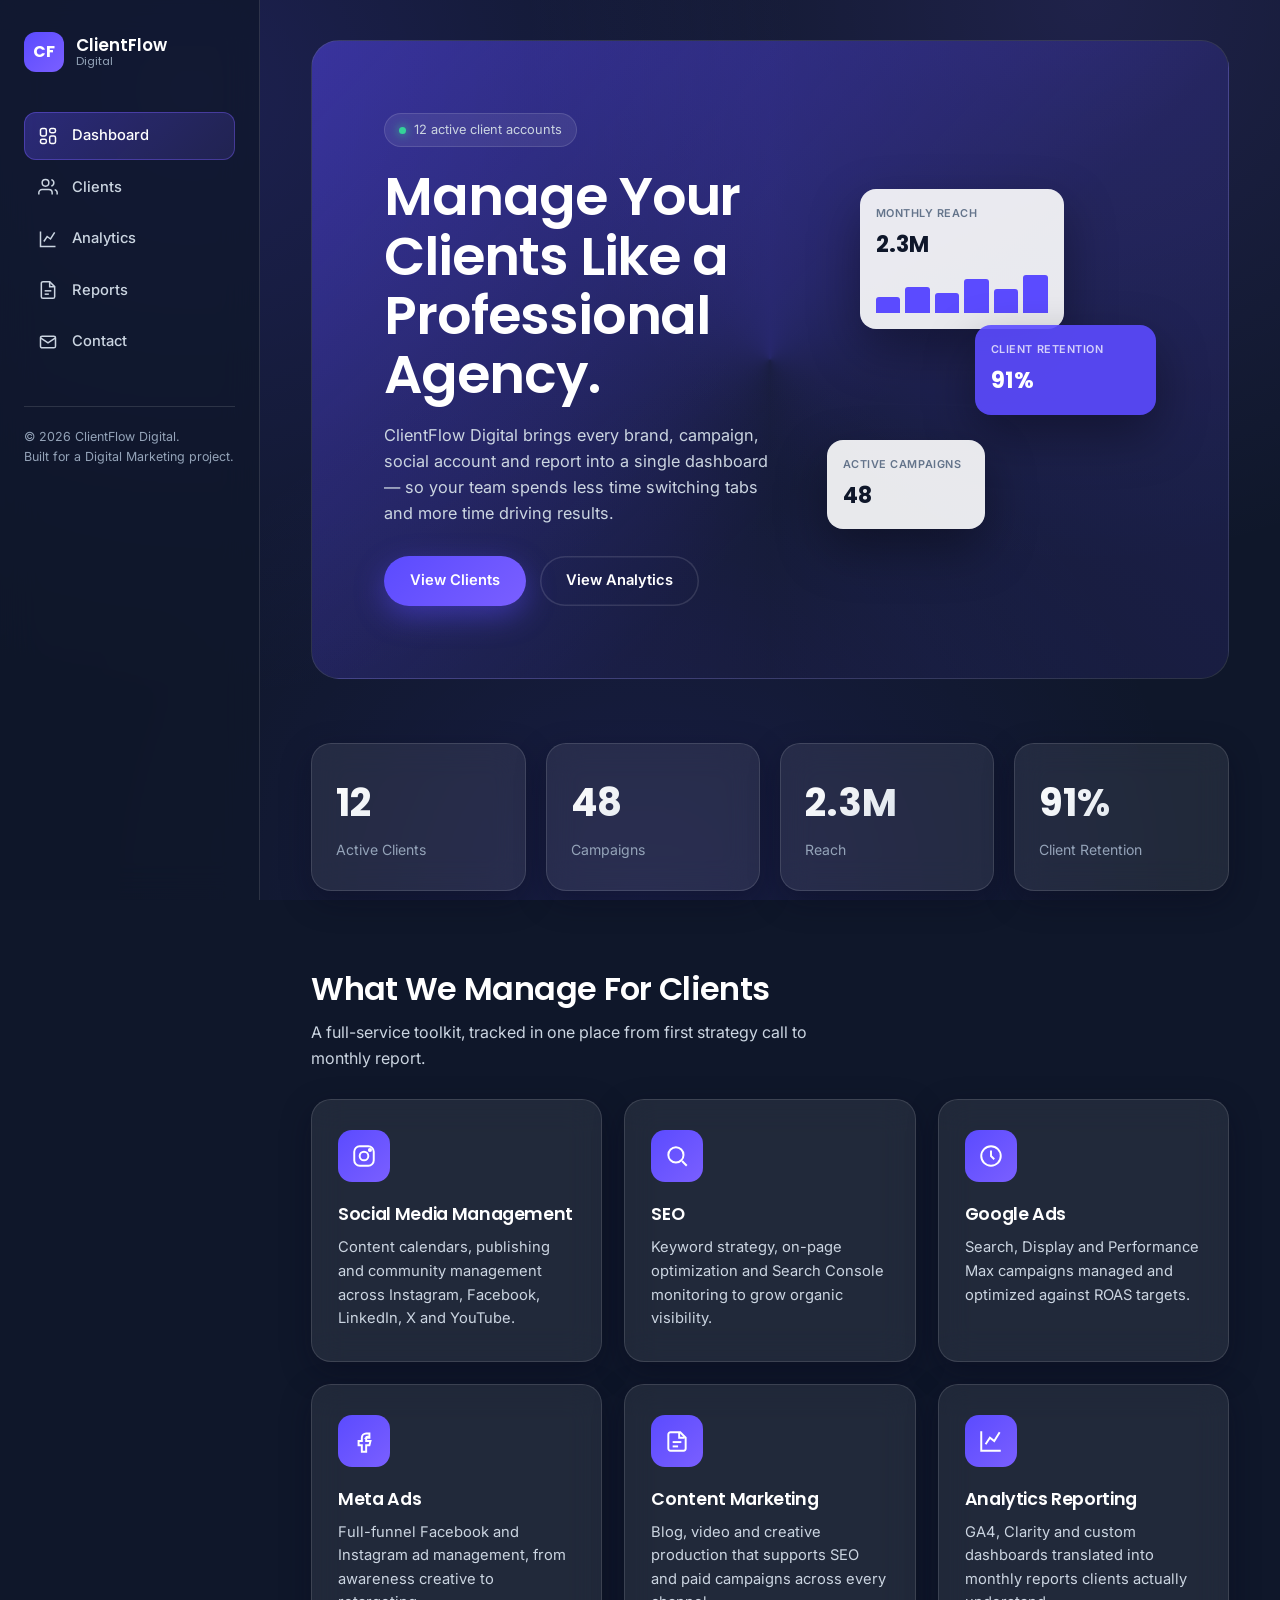
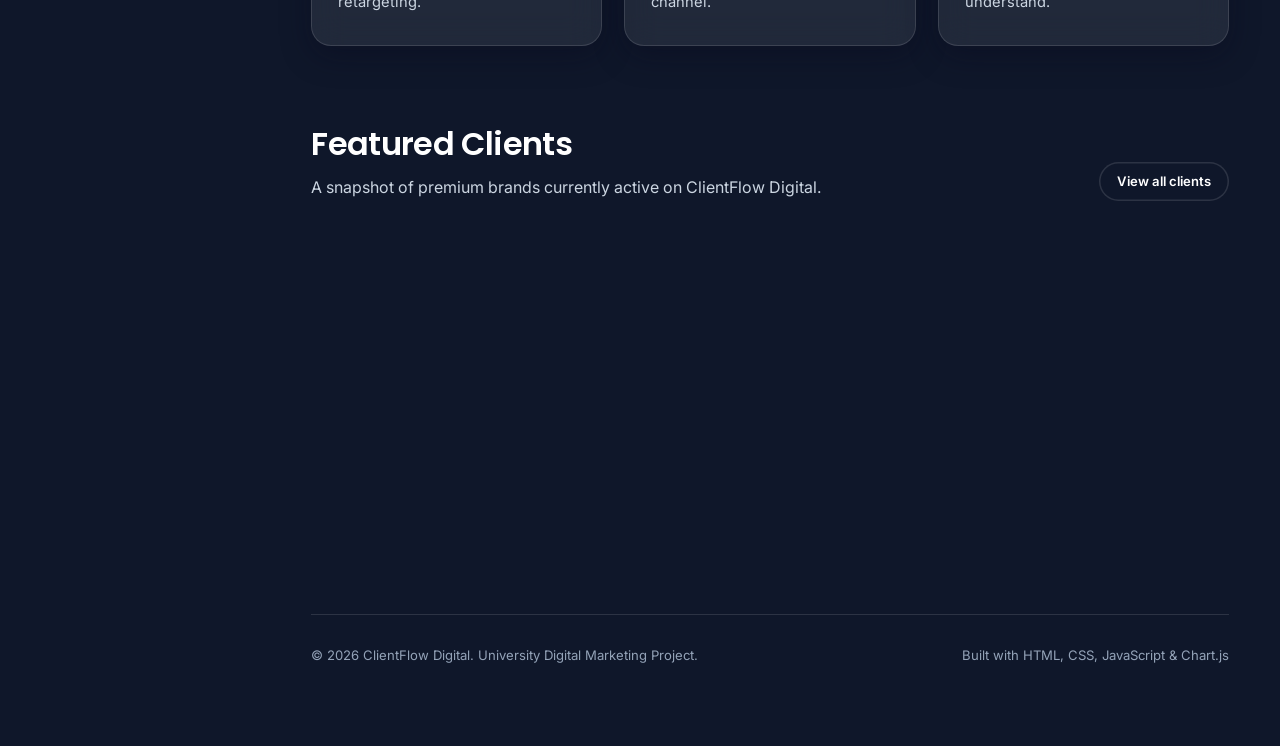
<file: index.html>
<!DOCTYPE html>
<html lang="en">
<head>
  <meta charset="UTF-8">
  <meta name="viewport" content="width=device-width, initial-scale=1.0">
  <title>ClientFlow Digital — Manage Brands. Track Performance. Grow Digitally.</title>
  <meta name="description" content="ClientFlow Digital is a client management dashboard for digital marketing agencies — track clients, campaigns, social accounts and performance in one place.">
  <meta name="keywords" content="digital marketing agency, client management dashboard, social media management, SEO, Google Ads, campaign reporting">
  <meta name="author" content="ClientFlow Digital">
  <link rel="canonical" href="https://clientflow-digital.vercel.app/index.html">

  <!-- Open Graph -->
  <meta property="og:type" content="website">
  <meta property="og:title" content="ClientFlow Digital — Manage Brands. Track Performance. Grow Digitally.">
  <meta property="og:description" content="A premium client management dashboard for digital marketing agencies.">
  <meta property="og:image" content="assets/images/og-cover.jpg">
  <meta property="og:url" content="https://clientflow-digital.vercel.app/">

  <!-- Twitter Card -->
  <meta name="twitter:card" content="summary_large_image">
  <meta name="twitter:title" content="ClientFlow Digital">
  <meta name="twitter:description" content="Manage Brands. Track Performance. Grow Digitally.">
  <meta name="twitter:image" content="assets/images/og-cover.jpg">

  <!-- Favicon placeholder -->
  <link rel="icon" href="assets/icons/favicon.svg" type="image/svg+xml">

  <!-- Google Search Console verification placeholder -->
  <!-- Replace YOUR_CODE below with the verification string from
       https://search.google.com/search-console -->
  <meta name="google-site-verification" content="YOUR_CODE">

  <!-- Google Fonts -->
  <link rel="preconnect" href="https://fonts.googleapis.com">
  <link rel="preconnect" href="https://fonts.gstatic.com" crossorigin>
  <link href="https://fonts.googleapis.com/css2?family=Inter:wght@400;500;600;700&family=Poppins:wght@500;600;700&display=swap" rel="stylesheet">

  <link rel="stylesheet" href="css/style.css">

  <!-- ============================================================
       GOOGLE ANALYTICS 4 — PLACEHOLDER
       1. Go to https://analytics.google.com
       2. Create a GA4 property for this site
       3. Admin > Data Streams > Web > copy the Measurement ID (starts with "G-")
       4. Replace G-XXXXXXXXXX in BOTH lines below with your real ID
       ============================================================ -->
  <script async src="https://www.googletagmanager.com/gtag/js?id=G-XXXXXXXXXX"></script>
  <script>
    window.dataLayer = window.dataLayer || [];
    function gtag(){dataLayer.push(arguments);}
    gtag('js', new Date());
    gtag('config', 'G-XXXXXXXXXX'); // <-- Replace with your GA4 Measurement ID
  </script>

  <!-- ============================================================
       MICROSOFT CLARITY — PLACEHOLDER
       1. Go to https://clarity.microsoft.com
       2. Create a project for this site
       3. Copy your Project ID from Settings > Setup
       4. Replace YOUR_PROJECT_ID below
       ============================================================ -->
  <script>
    (function(c,l,a,r,i,t,y){
      c[a]=c[a]||function(){(c[a].q=c[a].q||[]).push(arguments)};
      t=l.createElement(r);t.async=1;t.src="https://www.clarity.ms/tag/"+i;
      y=l.getElementsByTagName(r)[0];y.parentNode.insertBefore(t,y);
    })(window, document, "clarity", "script", "YOUR_PROJECT_ID"); // <-- Replace with your Clarity Project ID
  </script>

  <!-- Structured Data: Organization -->
  <script type="application/ld+json">
  {
    "@context": "https://schema.org",
    "@type": "Organization",
    "name": "ClientFlow Digital",
    "url": "https://clientflow-digital.vercel.app/",
    "logo": "assets/images/logo.png",
    "description": "Client management dashboard for digital marketing agencies.",
    "sameAs": []
  }
  </script>
</head>
<body>
  <a href="#main-content" class="skip-link">Skip to main content</a>

  <div id="loading-screen" aria-hidden="true">
    <div class="loader-mark">CF</div>
  </div>

  <!-- Mobile top navigation -->
  <header class="topnav">
    <div class="brand">
      <div class="brand-mark">CF</div>
      <div class="brand-name">ClientFlow<span>Digital</span></div>
    </div>
    <button class="menu-toggle" data-menu-toggle aria-label="Open navigation menu" aria-expanded="false" aria-controls="mobile-drawer">
      <svg viewBox="0 0 24 24" fill="none" stroke="currentColor" stroke-width="2"><line x1="3" y1="6" x2="21" y2="6"/><line x1="3" y1="12" x2="21" y2="12"/><line x1="3" y1="18" x2="21" y2="18"/></svg>
    </button>
  </header>

  <div class="mobile-drawer" data-mobile-drawer id="mobile-drawer">
    <div class="mobile-drawer-panel">
      <div class="brand">
        <div class="brand-mark">CF</div>
        <div class="brand-name">ClientFlow<span>Digital</span></div>
      </div>
      <nav aria-label="Mobile navigation">
        <ul class="nav-links">
          <li><a href="index.html" data-nav-link>Dashboard</a></li>
          <li><a href="clients.html" data-nav-link>Clients</a></li>
          <li><a href="analytics.html" data-nav-link>Analytics</a></li>
          <li><a href="reports.html" data-nav-link>Reports</a></li>
          <li><a href="contact.html" data-nav-link>Contact</a></li>
        </ul>
      </nav>
      <button class="btn btn-outline btn-sm" data-drawer-close style="align-self:flex-start;">Close</button>
    </div>
  </div>

  <div class="app-shell">
    <!-- Desktop sidebar -->
    <aside class="sidebar" aria-label="Primary navigation">
      <div class="brand">
        <div class="brand-mark">CF</div>
        <div class="brand-name">ClientFlow<span>Digital</span></div>
      </div>
      <nav>
        <ul class="nav-links">
          <li><a href="index.html" data-nav-link aria-current="page">
            <svg viewBox="0 0 24 24" fill="none" stroke="currentColor" stroke-width="1.8"><rect x="3" y="3" width="7" height="9" rx="2"/><rect x="14" y="3" width="7" height="5" rx="2"/><rect x="14" y="12" width="7" height="9" rx="2"/><rect x="3" y="16" width="7" height="5" rx="2"/></svg>
            Dashboard
          </a></li>
          <li><a href="clients.html" data-nav-link>
            <svg viewBox="0 0 24 24" fill="none" stroke="currentColor" stroke-width="1.8"><path d="M17 21v-2a4 4 0 0 0-4-4H5a4 4 0 0 0-4 4v2"/><circle cx="9" cy="7" r="4"/><path d="M23 21v-2a4 4 0 0 0-3-3.87"/><path d="M16 3.13a4 4 0 0 1 0 7.75"/></svg>
            Clients
          </a></li>
          <li><a href="analytics.html" data-nav-link>
            <svg viewBox="0 0 24 24" fill="none" stroke="currentColor" stroke-width="1.8"><path d="M3 3v18h18"/><path d="M7 15l4-6 4 3 5-8"/></svg>
            Analytics
          </a></li>
          <li><a href="reports.html" data-nav-link>
            <svg viewBox="0 0 24 24" fill="none" stroke="currentColor" stroke-width="1.8"><path d="M14 2H6a2 2 0 0 0-2 2v16a2 2 0 0 0 2 2h12a2 2 0 0 0 2-2V8Z"/><path d="M14 2v6h6"/><line x1="8" y1="13" x2="16" y2="13"/><line x1="8" y1="17" x2="13" y2="17"/></svg>
            Reports
          </a></li>
          <li><a href="contact.html" data-nav-link>
            <svg viewBox="0 0 24 24" fill="none" stroke="currentColor" stroke-width="1.8"><path d="M4 4h16v16H4z" opacity="0"/><path d="m3 7 9 6 9-6"/><rect x="3" y="5" width="18" height="14" rx="2"/></svg>
            Contact
          </a></li>
        </ul>
      </nav>
      <div class="sidebar-footer">
        © 2026 ClientFlow Digital.<br>Built for a Digital Marketing project.
      </div>
    </aside>

    <main class="main-content" id="main-content">
      <!-- Hero -->
      <section class="hero reveal">
        <div class="hero-content">
          <span class="hero-badge"><span class="dot"></span> 12 active client accounts</span>
          <h1>Manage Your Clients Like a Professional Agency.</h1>
          <p>ClientFlow Digital brings every brand, campaign, social account and report into a single dashboard — so your team spends less time switching tabs and more time driving results.</p>
          <div class="hero-actions">
            <a href="clients.html" class="btn btn-primary">View Clients</a>
            <a href="analytics.html" class="btn btn-outline">View Analytics</a>
          </div>
        </div>
        <div class="hero-visual">
          <div class="dashboard-illustration">
            <div class="float-card card-a">
              <div class="mini-label">Monthly Reach</div>
              <div class="mini-value">2.3M</div>
              <div class="mini-bars">
                <span style="height:40%"></span><span style="height:65%"></span><span style="height:50%"></span>
                <span style="height:85%"></span><span style="height:60%"></span><span style="height:95%"></span>
              </div>
            </div>
            <div class="float-card card-b">
              <div class="mini-label">Client Retention</div>
              <div class="mini-value">91%</div>
            </div>
            <div class="float-card card-c">
              <div class="mini-label">Active Campaigns</div>
              <div class="mini-value">48</div>
            </div>
          </div>
        </div>
      </section>

      <!-- Stats -->
      <section class="stats-grid" aria-label="Agency statistics">
        <div class="glass-card stat-card reveal">
          <div class="stat-value"><span data-counter="12" data-suffix="">0</span></div>
          <div class="stat-label">Active Clients</div>
        </div>
        <div class="glass-card stat-card reveal">
          <div class="stat-value"><span data-counter="48" data-suffix="">0</span></div>
          <div class="stat-label">Campaigns</div>
        </div>
        <div class="glass-card stat-card reveal">
          <div class="stat-value"><span data-counter="2.3" data-decimals="1" data-suffix="M">0</span></div>
          <div class="stat-label">Reach</div>
        </div>
        <div class="glass-card stat-card reveal">
          <div class="stat-value"><span data-counter="91" data-suffix="%">0</span></div>
          <div class="stat-label">Client Retention</div>
        </div>
      </section>

      <!-- Services -->
      <section class="reveal-section" aria-labelledby="services-heading">
        <div class="section-heading reveal">
          <div>
            <h2 id="services-heading">What We Manage For Clients</h2>
            <p>A full-service toolkit, tracked in one place from first strategy call to monthly report.</p>
          </div>
        </div>
        <div class="services-grid">
          <div class="glass-card service-card reveal">
            <div class="service-icon"><svg viewBox="0 0 24 24" fill="none" stroke="#fff" stroke-width="1.8"><rect x="3" y="3" width="18" height="18" rx="5"/><circle cx="12" cy="12" r="4"/><circle cx="17.5" cy="6.5" r="1"/></svg></div>
            <h3>Social Media Management</h3>
            <p>Content calendars, publishing and community management across Instagram, Facebook, LinkedIn, X and YouTube.</p>
          </div>
          <div class="glass-card service-card reveal">
            <div class="service-icon"><svg viewBox="0 0 24 24" fill="none" stroke="#fff" stroke-width="1.8"><circle cx="11" cy="11" r="7"/><line x1="21" y1="21" x2="16.65" y2="16.65"/></svg></div>
            <h3>SEO</h3>
            <p>Keyword strategy, on-page optimization and Search Console monitoring to grow organic visibility.</p>
          </div>
          <div class="glass-card service-card reveal">
            <div class="service-icon"><svg viewBox="0 0 24 24" fill="none" stroke="#fff" stroke-width="1.8"><circle cx="12" cy="12" r="9"/><path d="M12 7v5l3 3"/></svg></div>
            <h3>Google Ads</h3>
            <p>Search, Display and Performance Max campaigns managed and optimized against ROAS targets.</p>
          </div>
          <div class="glass-card service-card reveal">
            <div class="service-icon"><svg viewBox="0 0 24 24" fill="none" stroke="#fff" stroke-width="1.8"><path d="M14 9h3V5h-3c-2.2 0-4 1.8-4 4v3H7v4h3v6h4v-6h3l1-4h-4V9c0-.6.4-1 1-1z"/></svg></div>
            <h3>Meta Ads</h3>
            <p>Full-funnel Facebook and Instagram ad management, from awareness creative to retargeting.</p>
          </div>
          <div class="glass-card service-card reveal">
            <div class="service-icon"><svg viewBox="0 0 24 24" fill="none" stroke="#fff" stroke-width="1.8"><path d="M4 19V6a2 2 0 0 1 2-2h9l5 5v10a2 2 0 0 1-2 2H6a2 2 0 0 1-2-2Z"/><path d="M14 4v5h5"/><line x1="8" y1="13" x2="16" y2="13"/><line x1="8" y1="17" x2="13" y2="17"/></svg></div>
            <h3>Content Marketing</h3>
            <p>Blog, video and creative production that supports SEO and paid campaigns across every channel.</p>
          </div>
          <div class="glass-card service-card reveal">
            <div class="service-icon"><svg viewBox="0 0 24 24" fill="none" stroke="#fff" stroke-width="1.8"><path d="M3 3v18h18"/><path d="M7 15l4-6 4 3 5-8"/></svg></div>
            <h3>Analytics Reporting</h3>
            <p>GA4, Clarity and custom dashboards translated into monthly reports clients actually understand.</p>
          </div>
        </div>
      </section>

      <!-- Featured Clients -->
      <section class="reveal-section" aria-labelledby="clients-heading">
        <div class="section-heading reveal">
          <div>
            <h2 id="clients-heading">Featured Clients</h2>
            <p>A snapshot of premium brands currently active on ClientFlow Digital.</p>
          </div>
          <a href="clients.html" class="btn btn-outline btn-sm">View all clients</a>
        </div>
        <div class="clients-grid-home" data-featured-clients></div>
      </section>

      <footer class="site-footer">
        <span>© 2026 ClientFlow Digital. University Digital Marketing Project.</span>
        <span>Built with HTML, CSS, JavaScript &amp; Chart.js</span>
      </footer>
    </main>
  </div>

  <!-- Client Modal -->
  <div class="modal-overlay" data-modal-overlay aria-hidden="true" role="dialog" aria-modal="true" aria-label="Client details">
    <div class="modal-box">
      <button class="modal-close" data-modal-close aria-label="Close client details">
        <svg viewBox="0 0 24 24" fill="none" stroke="currentColor" stroke-width="2"><line x1="5" y1="5" x2="19" y2="19"/><line x1="19" y1="5" x2="5" y2="19"/></svg>
      </button>
      <div data-modal-body></div>
    </div>
  </div>

  <script src="js/script.js"></script>
</body>
</html>
</file>
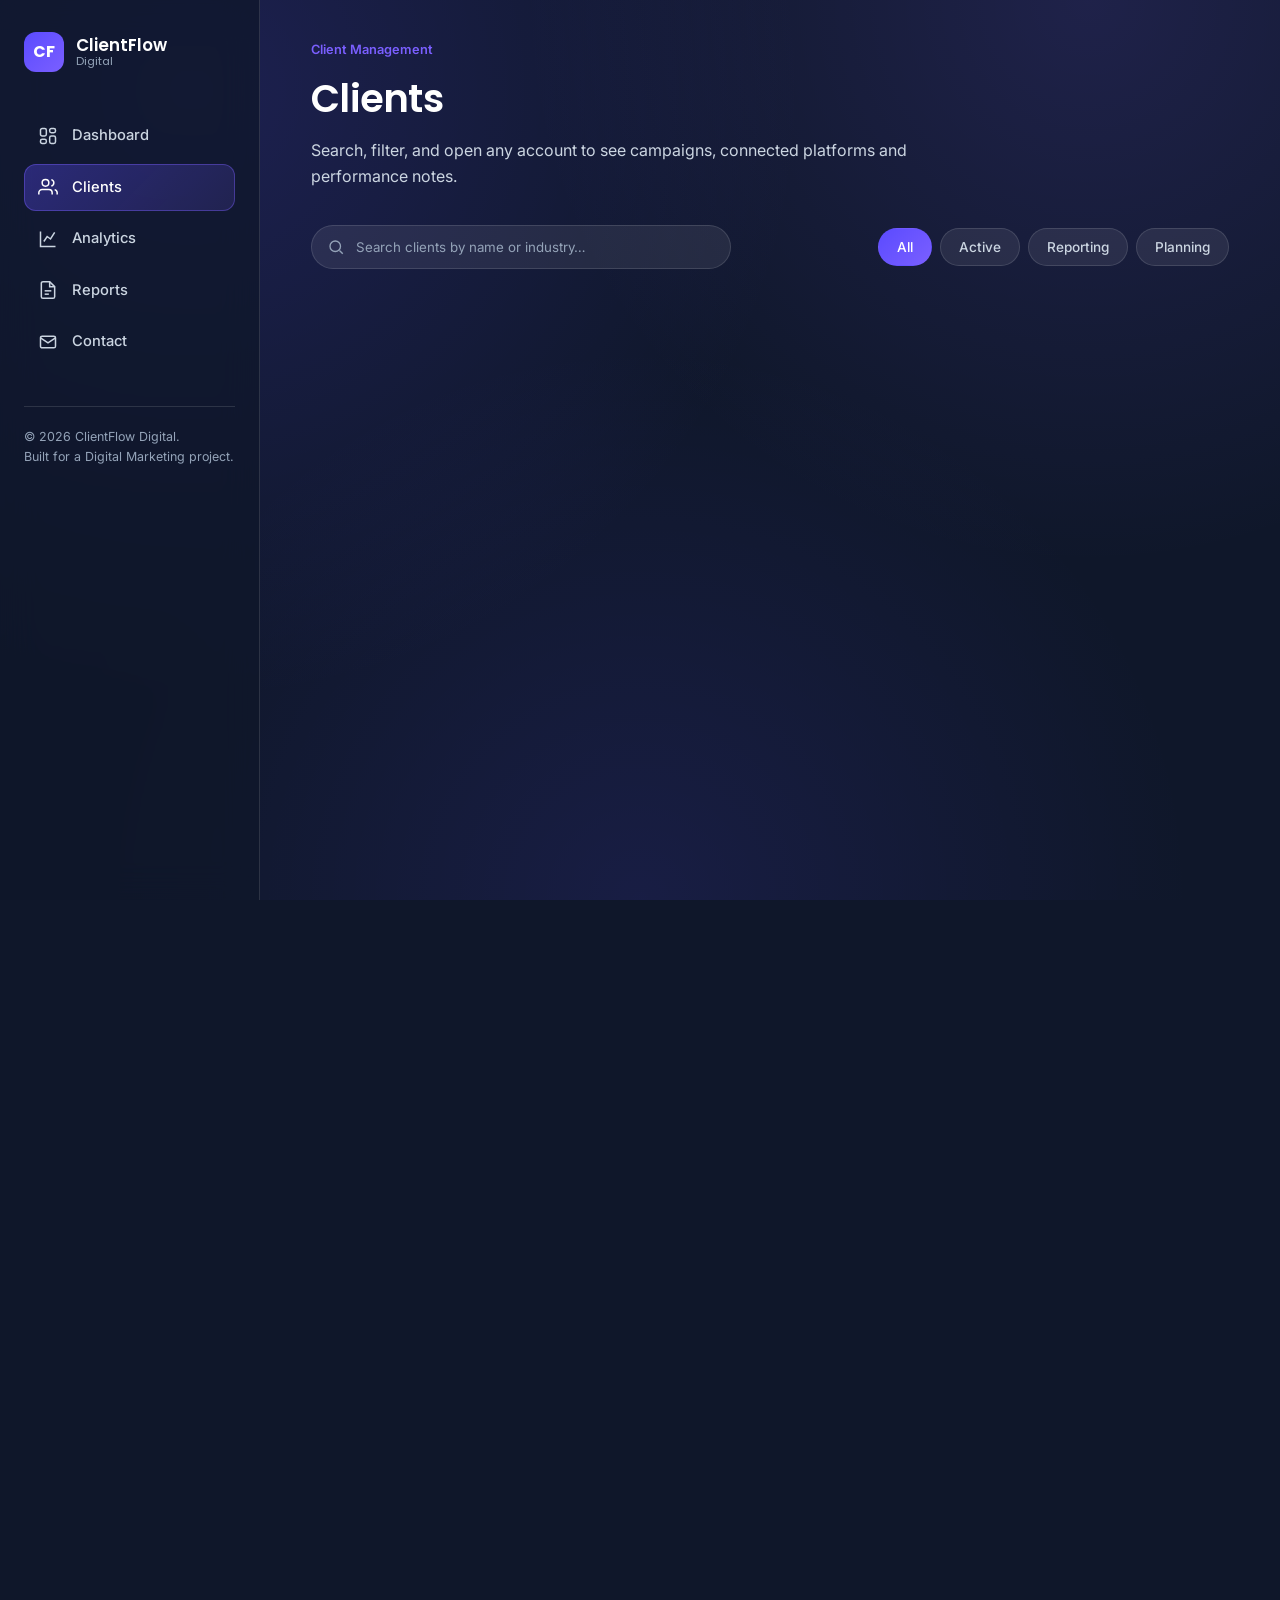
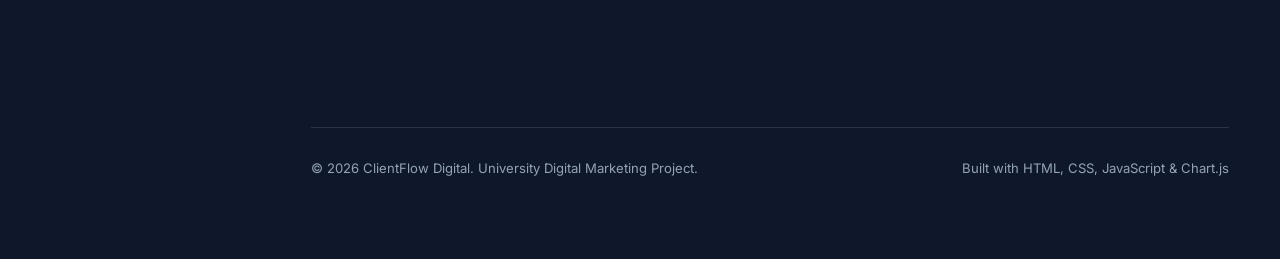
<file: clients.html>
<!DOCTYPE html>
<html lang="en">
<head>
  <meta charset="UTF-8">
  <meta name="viewport" content="width=device-width, initial-scale=1.0">
  <title>Clients — ClientFlow Digital</title>
  <meta name="description" content="Search, filter and manage every client account, campaign status and connected social platform in one dashboard.">
  <meta name="keywords" content="client management, digital marketing clients, campaign dashboard">
  <link rel="canonical" href="https://clientflow-digital.vercel.app/clients.html">

  <meta property="og:type" content="website">
  <meta property="og:title" content="Clients — ClientFlow Digital">
  <meta property="og:description" content="Search, filter and manage every client account in one dashboard.">
  <meta property="og:image" content="assets/images/og-cover.jpg">
  <meta property="og:url" content="https://clientflow-digital.vercel.app/clients.html">

  <meta name="twitter:card" content="summary_large_image">
  <meta name="twitter:title" content="Clients — ClientFlow Digital">
  <meta name="twitter:description" content="Search, filter and manage every client account in one dashboard.">

  <link rel="icon" href="assets/icons/favicon.svg" type="image/svg+xml">

  <!-- Google Search Console verification placeholder -->
  <meta name="google-site-verification" content="YOUR_CODE">

  <link rel="preconnect" href="https://fonts.googleapis.com">
  <link rel="preconnect" href="https://fonts.gstatic.com" crossorigin>
  <link href="https://fonts.googleapis.com/css2?family=Inter:wght@400;500;600;700&family=Poppins:wght@500;600;700&display=swap" rel="stylesheet">
  <link rel="stylesheet" href="css/style.css">

  <!-- GOOGLE ANALYTICS 4 — replace G-XXXXXXXXXX with your Measurement ID -->
  <script async src="https://www.googletagmanager.com/gtag/js?id=G-XXXXXXXXXX"></script>
  <script>
    window.dataLayer = window.dataLayer || [];
    function gtag(){dataLayer.push(arguments);}
    gtag('js', new Date());
    gtag('config', 'G-XXXXXXXXXX');
  </script>

  <!-- MICROSOFT CLARITY — replace YOUR_PROJECT_ID with your Clarity project ID -->
  <script>
    (function(c,l,a,r,i,t,y){
      c[a]=c[a]||function(){(c[a].q=c[a].q||[]).push(arguments)};
      t=l.createElement(r);t.async=1;t.src="https://www.clarity.ms/tag/"+i;
      y=l.getElementsByTagName(r)[0];y.parentNode.insertBefore(t,y);
    })(window, document, "clarity", "script", "YOUR_PROJECT_ID");
  </script>
</head>
<body>
  <a href="#main-content" class="skip-link">Skip to main content</a>

  <div id="loading-screen" aria-hidden="true">
    <div class="loader-mark">CF</div>
  </div>

  <header class="topnav">
    <div class="brand">
      <div class="brand-mark">CF</div>
      <div class="brand-name">ClientFlow<span>Digital</span></div>
    </div>
    <button class="menu-toggle" data-menu-toggle aria-label="Open navigation menu" aria-expanded="false" aria-controls="mobile-drawer">
      <svg viewBox="0 0 24 24" fill="none" stroke="currentColor" stroke-width="2"><line x1="3" y1="6" x2="21" y2="6"/><line x1="3" y1="12" x2="21" y2="12"/><line x1="3" y1="18" x2="21" y2="18"/></svg>
    </button>
  </header>

  <div class="mobile-drawer" data-mobile-drawer id="mobile-drawer">
    <div class="mobile-drawer-panel">
      <div class="brand">
        <div class="brand-mark">CF</div>
        <div class="brand-name">ClientFlow<span>Digital</span></div>
      </div>
      <nav aria-label="Mobile navigation">
        <ul class="nav-links">
          <li><a href="index.html" data-nav-link>Dashboard</a></li>
          <li><a href="clients.html" data-nav-link>Clients</a></li>
          <li><a href="analytics.html" data-nav-link>Analytics</a></li>
          <li><a href="reports.html" data-nav-link>Reports</a></li>
          <li><a href="contact.html" data-nav-link>Contact</a></li>
        </ul>
      </nav>
      <button class="btn btn-outline btn-sm" data-drawer-close style="align-self:flex-start;">Close</button>
    </div>
  </div>

  <div class="app-shell">
    <aside class="sidebar" aria-label="Primary navigation">
      <div class="brand">
        <div class="brand-mark">CF</div>
        <div class="brand-name">ClientFlow<span>Digital</span></div>
      </div>
      <nav>
        <ul class="nav-links">
          <li><a href="index.html" data-nav-link>
            <svg viewBox="0 0 24 24" fill="none" stroke="currentColor" stroke-width="1.8"><rect x="3" y="3" width="7" height="9" rx="2"/><rect x="14" y="3" width="7" height="5" rx="2"/><rect x="14" y="12" width="7" height="9" rx="2"/><rect x="3" y="16" width="7" height="5" rx="2"/></svg>
            Dashboard
          </a></li>
          <li><a href="clients.html" data-nav-link aria-current="page">
            <svg viewBox="0 0 24 24" fill="none" stroke="currentColor" stroke-width="1.8"><path d="M17 21v-2a4 4 0 0 0-4-4H5a4 4 0 0 0-4 4v2"/><circle cx="9" cy="7" r="4"/><path d="M23 21v-2a4 4 0 0 0-3-3.87"/><path d="M16 3.13a4 4 0 0 1 0 7.75"/></svg>
            Clients
          </a></li>
          <li><a href="analytics.html" data-nav-link>
            <svg viewBox="0 0 24 24" fill="none" stroke="currentColor" stroke-width="1.8"><path d="M3 3v18h18"/><path d="M7 15l4-6 4 3 5-8"/></svg>
            Analytics
          </a></li>
          <li><a href="reports.html" data-nav-link>
            <svg viewBox="0 0 24 24" fill="none" stroke="currentColor" stroke-width="1.8"><path d="M14 2H6a2 2 0 0 0-2 2v16a2 2 0 0 0 2 2h12a2 2 0 0 0 2-2V8Z"/><path d="M14 2v6h6"/><line x1="8" y1="13" x2="16" y2="13"/><line x1="8" y1="17" x2="13" y2="17"/></svg>
            Reports
          </a></li>
          <li><a href="contact.html" data-nav-link>
            <svg viewBox="0 0 24 24" fill="none" stroke="currentColor" stroke-width="1.8"><path d="m3 7 9 6 9-6"/><rect x="3" y="5" width="18" height="14" rx="2"/></svg>
            Contact
          </a></li>
        </ul>
      </nav>
      <div class="sidebar-footer">
        © 2026 ClientFlow Digital.<br>Built for a Digital Marketing project.
      </div>
    </aside>

    <main class="main-content" id="main-content">
      <div class="page-header reveal">
        <div class="eyebrow-tag">Client Management</div>
        <h1>Clients</h1>
        <p>Search, filter, and open any account to see campaigns, connected platforms and performance notes.</p>
      </div>

      <div class="toolbar reveal">
        <div class="search-wrap">
          <svg viewBox="0 0 24 24" fill="none" stroke="currentColor" stroke-width="1.8"><circle cx="11" cy="11" r="7"/><line x1="21" y1="21" x2="16.65" y2="16.65"/></svg>
          <input type="search" placeholder="Search clients by name or industry…" data-client-search aria-label="Search clients">
        </div>
        <div class="filter-buttons" role="group" aria-label="Filter clients by status">
          <button class="filter-btn active" data-filter="all">All</button>
          <button class="filter-btn" data-filter="active">Active</button>
          <button class="filter-btn" data-filter="reporting">Reporting</button>
          <button class="filter-btn" data-filter="planning">Planning</button>
        </div>
      </div>

      <div class="clients-grid" data-clients-grid></div>

      <footer class="site-footer">
        <span>© 2026 ClientFlow Digital. University Digital Marketing Project.</span>
        <span>Built with HTML, CSS, JavaScript &amp; Chart.js</span>
      </footer>
    </main>
  </div>

  <!-- Client Modal -->
  <div class="modal-overlay" data-modal-overlay aria-hidden="true" role="dialog" aria-modal="true" aria-label="Client details">
    <div class="modal-box">
      <button class="modal-close" data-modal-close aria-label="Close client details">
        <svg viewBox="0 0 24 24" fill="none" stroke="currentColor" stroke-width="2"><line x1="5" y1="5" x2="19" y2="19"/><line x1="19" y1="5" x2="5" y2="19"/></svg>
      </button>
      <div data-modal-body></div>
    </div>
  </div>

  <script src="js/script.js"></script>
</body>
</html>
</file>
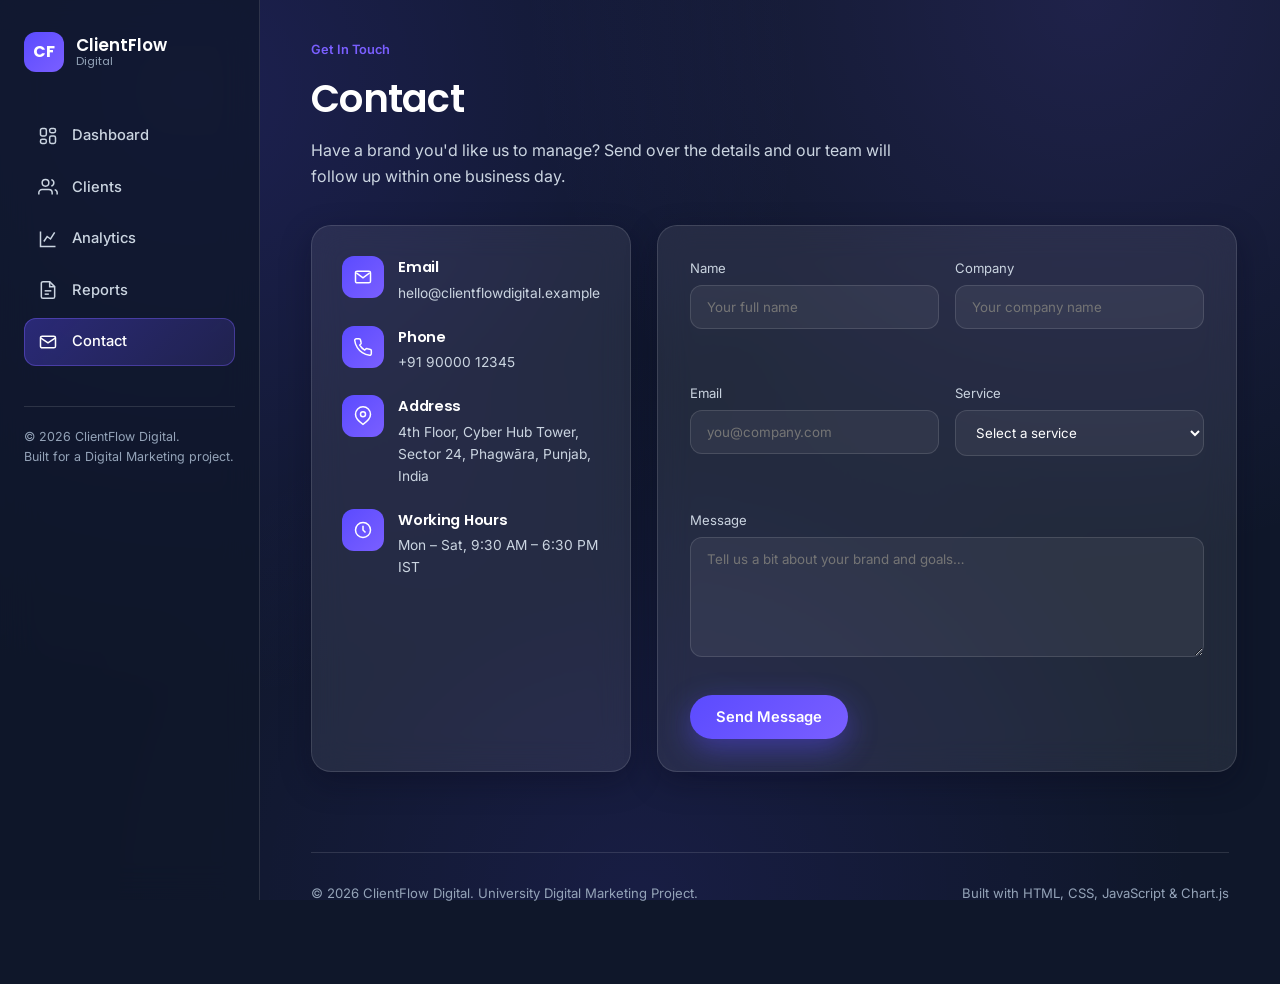
<file: contact.html>
<!DOCTYPE html>
<html lang="en">
<head>
  <meta charset="UTF-8">
  <meta name="viewport" content="width=device-width, initial-scale=1.0">
  <title>Contact — ClientFlow Digital</title>
  <meta name="description" content="Get in touch with ClientFlow Digital — agency contact details, working hours and a project enquiry form.">
  <meta name="keywords" content="contact digital marketing agency, agency enquiry form">
  <link rel="canonical" href="https://clientflow-digital.vercel.app/contact.html">

  <meta property="og:type" content="website">
  <meta property="og:title" content="Contact — ClientFlow Digital">
  <meta property="og:description" content="Get in touch with ClientFlow Digital.">
  <meta property="og:image" content="assets/images/og-cover.jpg">
  <meta property="og:url" content="https://clientflow-digital.vercel.app/contact.html">

  <meta name="twitter:card" content="summary_large_image">
  <meta name="twitter:title" content="Contact — ClientFlow Digital">
  <meta name="twitter:description" content="Get in touch with ClientFlow Digital.">

  <link rel="icon" href="assets/icons/favicon.svg" type="image/svg+xml">

  <!-- Google Search Console verification placeholder -->
  <meta name="google-site-verification" content="YOUR_CODE">

  <link rel="preconnect" href="https://fonts.googleapis.com">
  <link rel="preconnect" href="https://fonts.gstatic.com" crossorigin>
  <link href="https://fonts.googleapis.com/css2?family=Inter:wght@400;500;600;700&family=Poppins:wght@500;600;700&display=swap" rel="stylesheet">
  <link rel="stylesheet" href="css/style.css">

  <!-- GOOGLE ANALYTICS 4 — replace G-XXXXXXXXXX with your Measurement ID -->
  <script async src="https://www.googletagmanager.com/gtag/js?id=G-XXXXXXXXXX"></script>
  <script>
    window.dataLayer = window.dataLayer || [];
    function gtag(){dataLayer.push(arguments);}
    gtag('js', new Date());
    gtag('config', 'G-XXXXXXXXXX');
  </script>

  <!-- MICROSOFT CLARITY — replace YOUR_PROJECT_ID with your Clarity project ID -->
  <script>
    (function(c,l,a,r,i,t,y){
      c[a]=c[a]||function(){(c[a].q=c[a].q||[]).push(arguments)};
      t=l.createElement(r);t.async=1;t.src="https://www.clarity.ms/tag/"+i;
      y=l.getElementsByTagName(r)[0];y.parentNode.insertBefore(t,y);
    })(window, document, "clarity", "script", "YOUR_PROJECT_ID");
  </script>
</head>
<body>
  <a href="#main-content" class="skip-link">Skip to main content</a>

  <div id="loading-screen" aria-hidden="true">
    <div class="loader-mark">CF</div>
  </div>

  <header class="topnav">
    <div class="brand">
      <div class="brand-mark">CF</div>
      <div class="brand-name">ClientFlow<span>Digital</span></div>
    </div>
    <button class="menu-toggle" data-menu-toggle aria-label="Open navigation menu" aria-expanded="false" aria-controls="mobile-drawer">
      <svg viewBox="0 0 24 24" fill="none" stroke="currentColor" stroke-width="2"><line x1="3" y1="6" x2="21" y2="6"/><line x1="3" y1="12" x2="21" y2="12"/><line x1="3" y1="18" x2="21" y2="18"/></svg>
    </button>
  </header>

  <div class="mobile-drawer" data-mobile-drawer id="mobile-drawer">
    <div class="mobile-drawer-panel">
      <div class="brand">
        <div class="brand-mark">CF</div>
        <div class="brand-name">ClientFlow<span>Digital</span></div>
      </div>
      <nav aria-label="Mobile navigation">
        <ul class="nav-links">
          <li><a href="index.html" data-nav-link>Dashboard</a></li>
          <li><a href="clients.html" data-nav-link>Clients</a></li>
          <li><a href="analytics.html" data-nav-link>Analytics</a></li>
          <li><a href="reports.html" data-nav-link>Reports</a></li>
          <li><a href="contact.html" data-nav-link>Contact</a></li>
        </ul>
      </nav>
      <button class="btn btn-outline btn-sm" data-drawer-close style="align-self:flex-start;">Close</button>
    </div>
  </div>

  <div class="app-shell">
    <aside class="sidebar" aria-label="Primary navigation">
      <div class="brand">
        <div class="brand-mark">CF</div>
        <div class="brand-name">ClientFlow<span>Digital</span></div>
      </div>
      <nav>
        <ul class="nav-links">
          <li><a href="index.html" data-nav-link>
            <svg viewBox="0 0 24 24" fill="none" stroke="currentColor" stroke-width="1.8"><rect x="3" y="3" width="7" height="9" rx="2"/><rect x="14" y="3" width="7" height="5" rx="2"/><rect x="14" y="12" width="7" height="9" rx="2"/><rect x="3" y="16" width="7" height="5" rx="2"/></svg>
            Dashboard
          </a></li>
          <li><a href="clients.html" data-nav-link>
            <svg viewBox="0 0 24 24" fill="none" stroke="currentColor" stroke-width="1.8"><path d="M17 21v-2a4 4 0 0 0-4-4H5a4 4 0 0 0-4 4v2"/><circle cx="9" cy="7" r="4"/><path d="M23 21v-2a4 4 0 0 0-3-3.87"/><path d="M16 3.13a4 4 0 0 1 0 7.75"/></svg>
            Clients
          </a></li>
          <li><a href="analytics.html" data-nav-link>
            <svg viewBox="0 0 24 24" fill="none" stroke="currentColor" stroke-width="1.8"><path d="M3 3v18h18"/><path d="M7 15l4-6 4 3 5-8"/></svg>
            Analytics
          </a></li>
          <li><a href="reports.html" data-nav-link>
            <svg viewBox="0 0 24 24" fill="none" stroke="currentColor" stroke-width="1.8"><path d="M14 2H6a2 2 0 0 0-2 2v16a2 2 0 0 0 2 2h12a2 2 0 0 0 2-2V8Z"/><path d="M14 2v6h6"/><line x1="8" y1="13" x2="16" y2="13"/><line x1="8" y1="17" x2="13" y2="17"/></svg>
            Reports
          </a></li>
          <li><a href="contact.html" data-nav-link aria-current="page">
            <svg viewBox="0 0 24 24" fill="none" stroke="currentColor" stroke-width="1.8"><path d="m3 7 9 6 9-6"/><rect x="3" y="5" width="18" height="14" rx="2"/></svg>
            Contact
          </a></li>
        </ul>
      </nav>
      <div class="sidebar-footer">
        © 2026 ClientFlow Digital.<br>Built for a Digital Marketing project.
      </div>
    </aside>

    <main class="main-content" id="main-content">
      <div class="page-header reveal">
        <div class="eyebrow-tag">Get In Touch</div>
        <h1>Contact</h1>
        <p>Have a brand you'd like us to manage? Send over the details and our team will follow up within one business day.</p>
      </div>

      <div class="contact-grid">
        <div class="glass-card contact-info-card reveal">
          <div class="contact-info-item">
            <div class="icon-box"><svg viewBox="0 0 24 24" fill="none" stroke="#fff" stroke-width="1.8"><rect x="3" y="5" width="18" height="14" rx="2"/><path d="m4 7 8 6 8-6"/></svg></div>
            <div>
              <h4>Email</h4>
              <p>hello@clientflowdigital.example</p>
            </div>
          </div>
          <div class="contact-info-item">
            <div class="icon-box"><svg viewBox="0 0 24 24" fill="none" stroke="#fff" stroke-width="1.8"><path d="M22 16.9v3a2 2 0 0 1-2.2 2 19.8 19.8 0 0 1-8.6-3.1 19.5 19.5 0 0 1-6-6A19.8 19.8 0 0 1 2.1 4.2 2 2 0 0 1 4.1 2h3a2 2 0 0 1 2 1.7c.1.9.3 1.8.6 2.7a2 2 0 0 1-.4 2.1L8.1 9.7a16 16 0 0 0 6 6l1.2-1.2a2 2 0 0 1 2.1-.4c.9.3 1.8.5 2.7.6a2 2 0 0 1 1.9 2.2Z"/></svg></div>
            <div>
              <h4>Phone</h4>
              <p>+91 90000 12345</p>
            </div>
          </div>
          <div class="contact-info-item">
            <div class="icon-box"><svg viewBox="0 0 24 24" fill="none" stroke="#fff" stroke-width="1.8"><path d="M21 10c0 6-9 12-9 12s-9-6-9-12a9 9 0 0 1 18 0Z"/><circle cx="12" cy="10" r="3"/></svg></div>
            <div>
              <h4>Address</h4>
              <p>4th Floor, Cyber Hub Tower, Sector 24, Phagwāra, Punjab, India</p>
            </div>
          </div>
          <div class="contact-info-item">
            <div class="icon-box"><svg viewBox="0 0 24 24" fill="none" stroke="#fff" stroke-width="1.8"><circle cx="12" cy="12" r="9"/><path d="M12 7v5l3 3"/></svg></div>
            <div>
              <h4>Working Hours</h4>
              <p>Mon – Sat, 9:30 AM – 6:30 PM IST</p>
            </div>
          </div>
        </div>

        <div class="glass-card contact-form-card reveal">
          <form data-contact-form novalidate>
            <div class="form-row">
              <div class="form-group">
                <label for="name">Name</label>
                <input type="text" id="name" name="name" placeholder="Your full name" required>
                <span class="error-msg"></span>
              </div>
              <div class="form-group">
                <label for="company">Company</label>
                <input type="text" id="company" name="company" placeholder="Your company name" required>
                <span class="error-msg"></span>
              </div>
            </div>
            <div class="form-row">
              <div class="form-group">
                <label for="email">Email</label>
                <input type="email" id="email" name="email" placeholder="you@company.com" required>
                <span class="error-msg"></span>
              </div>
              <div class="form-group">
                <label for="service">Service</label>
                <select id="service" name="service" required>
                  <option value="">Select a service</option>
                  <option value="social">Social Media Management</option>
                  <option value="seo">SEO</option>
                  <option value="google-ads">Google Ads</option>
                  <option value="meta-ads">Meta Ads</option>
                  <option value="content">Content Marketing</option>
                  <option value="analytics">Analytics Reporting</option>
                </select>
                <span class="error-msg"></span>
              </div>
            </div>
            <div class="form-group">
              <label for="message">Message</label>
              <textarea id="message" name="message" placeholder="Tell us a bit about your brand and goals…" required></textarea>
              <span class="error-msg"></span>
            </div>
            <button type="submit" class="btn btn-primary">Send Message</button>
          </form>
        </div>
      </div>

      <footer class="site-footer">
        <span>© 2026 ClientFlow Digital. University Digital Marketing Project.</span>
        <span>Built with HTML, CSS, JavaScript &amp; Chart.js</span>
      </footer>
    </main>
  </div>

  <div class="success-toast" data-success-toast role="status" aria-live="polite">
    <div class="icon-box"><svg viewBox="0 0 24 24" fill="none" stroke="currentColor" stroke-width="2"><polyline points="20 6 9 17 4 12"/></svg></div>
    <div>
      <strong>Message sent!</strong>
      <div style="font-size:0.82rem; color:var(--text-muted);">We'll get back to you within one business day.</div>
    </div>
  </div>

  <script src="js/script.js"></script>
</body>
</html>
</file>
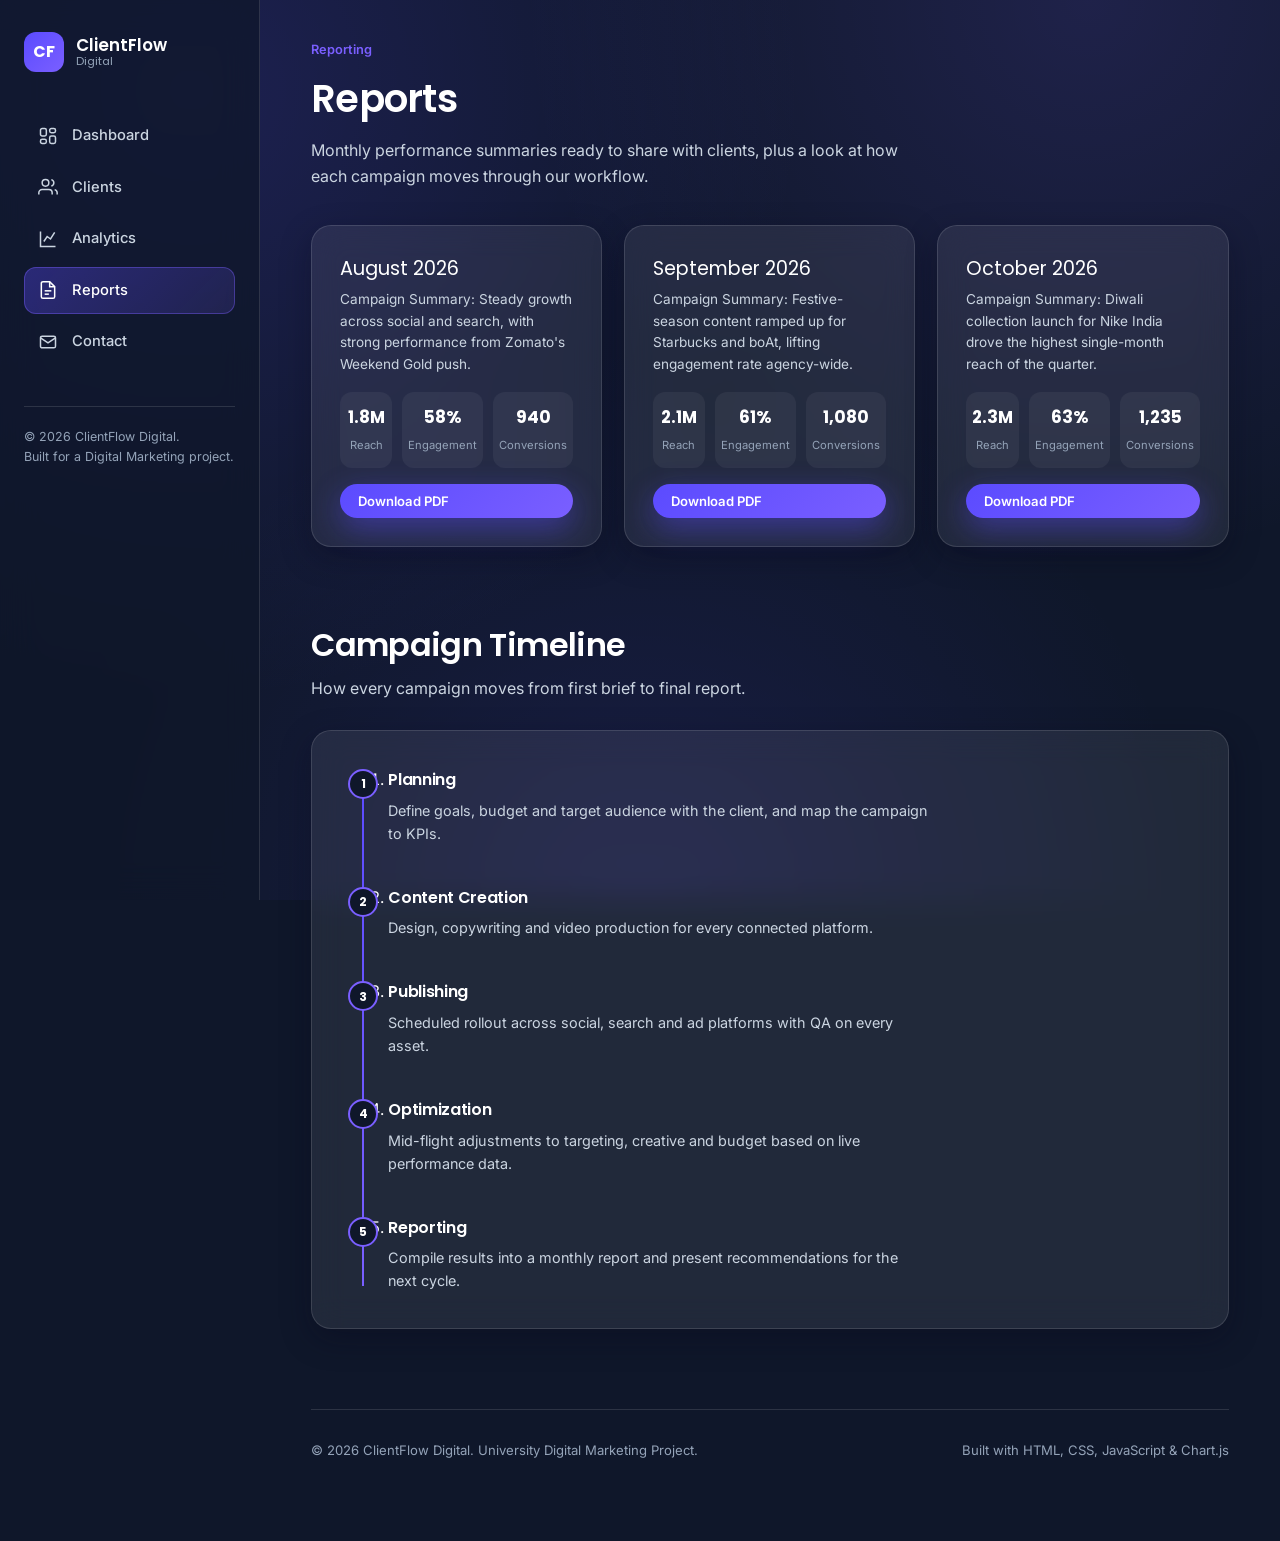
<file: reports.html>
<!DOCTYPE html>
<html lang="en">
<head>
  <meta charset="UTF-8">
  <meta name="viewport" content="width=device-width, initial-scale=1.0">
  <title>Reports — ClientFlow Digital</title>
  <meta name="description" content="Monthly campaign reports and a visual campaign timeline from planning through reporting.">
  <meta name="keywords" content="marketing reports, campaign timeline, monthly report download">
  <link rel="canonical" href="https://clientflow-digital.vercel.app/reports.html">

  <meta property="og:type" content="website">
  <meta property="og:title" content="Reports — ClientFlow Digital">
  <meta property="og:description" content="Monthly campaign reports and a visual campaign timeline.">
  <meta property="og:image" content="assets/images/og-cover.jpg">
  <meta property="og:url" content="https://clientflow-digital.vercel.app/reports.html">

  <meta name="twitter:card" content="summary_large_image">
  <meta name="twitter:title" content="Reports — ClientFlow Digital">
  <meta name="twitter:description" content="Monthly campaign reports and a visual campaign timeline.">

  <link rel="icon" href="assets/icons/favicon.svg" type="image/svg+xml">

  <!-- Google Search Console verification placeholder -->
  <meta name="google-site-verification" content="YOUR_CODE">

  <link rel="preconnect" href="https://fonts.googleapis.com">
  <link rel="preconnect" href="https://fonts.gstatic.com" crossorigin>
  <link href="https://fonts.googleapis.com/css2?family=Inter:wght@400;500;600;700&family=Poppins:wght@500;600;700&display=swap" rel="stylesheet">
  <link rel="stylesheet" href="css/style.css">

  <!-- GOOGLE ANALYTICS 4 — replace G-XXXXXXXXXX with your Measurement ID -->
  <script async src="https://www.googletagmanager.com/gtag/js?id=G-XXXXXXXXXX"></script>
  <script>
    window.dataLayer = window.dataLayer || [];
    function gtag(){dataLayer.push(arguments);}
    gtag('js', new Date());
    gtag('config', 'G-XXXXXXXXXX');
  </script>

  <!-- MICROSOFT CLARITY — replace YOUR_PROJECT_ID with your Clarity project ID -->
  <script>
    (function(c,l,a,r,i,t,y){
      c[a]=c[a]||function(){(c[a].q=c[a].q||[]).push(arguments)};
      t=l.createElement(r);t.async=1;t.src="https://www.clarity.ms/tag/"+i;
      y=l.getElementsByTagName(r)[0];y.parentNode.insertBefore(t,y);
    })(window, document, "clarity", "script", "YOUR_PROJECT_ID");
  </script>
</head>
<body>
  <a href="#main-content" class="skip-link">Skip to main content</a>

  <div id="loading-screen" aria-hidden="true">
    <div class="loader-mark">CF</div>
  </div>

  <header class="topnav">
    <div class="brand">
      <div class="brand-mark">CF</div>
      <div class="brand-name">ClientFlow<span>Digital</span></div>
    </div>
    <button class="menu-toggle" data-menu-toggle aria-label="Open navigation menu" aria-expanded="false" aria-controls="mobile-drawer">
      <svg viewBox="0 0 24 24" fill="none" stroke="currentColor" stroke-width="2"><line x1="3" y1="6" x2="21" y2="6"/><line x1="3" y1="12" x2="21" y2="12"/><line x1="3" y1="18" x2="21" y2="18"/></svg>
    </button>
  </header>

  <div class="mobile-drawer" data-mobile-drawer id="mobile-drawer">
    <div class="mobile-drawer-panel">
      <div class="brand">
        <div class="brand-mark">CF</div>
        <div class="brand-name">ClientFlow<span>Digital</span></div>
      </div>
      <nav aria-label="Mobile navigation">
        <ul class="nav-links">
          <li><a href="index.html" data-nav-link>Dashboard</a></li>
          <li><a href="clients.html" data-nav-link>Clients</a></li>
          <li><a href="analytics.html" data-nav-link>Analytics</a></li>
          <li><a href="reports.html" data-nav-link>Reports</a></li>
          <li><a href="contact.html" data-nav-link>Contact</a></li>
        </ul>
      </nav>
      <button class="btn btn-outline btn-sm" data-drawer-close style="align-self:flex-start;">Close</button>
    </div>
  </div>

  <div class="app-shell">
    <aside class="sidebar" aria-label="Primary navigation">
      <div class="brand">
        <div class="brand-mark">CF</div>
        <div class="brand-name">ClientFlow<span>Digital</span></div>
      </div>
      <nav>
        <ul class="nav-links">
          <li><a href="index.html" data-nav-link>
            <svg viewBox="0 0 24 24" fill="none" stroke="currentColor" stroke-width="1.8"><rect x="3" y="3" width="7" height="9" rx="2"/><rect x="14" y="3" width="7" height="5" rx="2"/><rect x="14" y="12" width="7" height="9" rx="2"/><rect x="3" y="16" width="7" height="5" rx="2"/></svg>
            Dashboard
          </a></li>
          <li><a href="clients.html" data-nav-link>
            <svg viewBox="0 0 24 24" fill="none" stroke="currentColor" stroke-width="1.8"><path d="M17 21v-2a4 4 0 0 0-4-4H5a4 4 0 0 0-4 4v2"/><circle cx="9" cy="7" r="4"/><path d="M23 21v-2a4 4 0 0 0-3-3.87"/><path d="M16 3.13a4 4 0 0 1 0 7.75"/></svg>
            Clients
          </a></li>
          <li><a href="analytics.html" data-nav-link>
            <svg viewBox="0 0 24 24" fill="none" stroke="currentColor" stroke-width="1.8"><path d="M3 3v18h18"/><path d="M7 15l4-6 4 3 5-8"/></svg>
            Analytics
          </a></li>
          <li><a href="reports.html" data-nav-link aria-current="page">
            <svg viewBox="0 0 24 24" fill="none" stroke="currentColor" stroke-width="1.8"><path d="M14 2H6a2 2 0 0 0-2 2v16a2 2 0 0 0 2 2h12a2 2 0 0 0 2-2V8Z"/><path d="M14 2v6h6"/><line x1="8" y1="13" x2="16" y2="13"/><line x1="8" y1="17" x2="13" y2="17"/></svg>
            Reports
          </a></li>
          <li><a href="contact.html" data-nav-link>
            <svg viewBox="0 0 24 24" fill="none" stroke="currentColor" stroke-width="1.8"><path d="m3 7 9 6 9-6"/><rect x="3" y="5" width="18" height="14" rx="2"/></svg>
            Contact
          </a></li>
        </ul>
      </nav>
      <div class="sidebar-footer">
        © 2026 ClientFlow Digital.<br>Built for a Digital Marketing project.
      </div>
    </aside>

    <main class="main-content" id="main-content">
      <div class="page-header reveal">
        <div class="eyebrow-tag">Reporting</div>
        <h1>Reports</h1>
        <p>Monthly performance summaries ready to share with clients, plus a look at how each campaign moves through our workflow.</p>
      </div>

      <div class="reports-grid">
        <article class="glass-card report-card reveal">
          <div>
            <div class="report-month">August 2026</div>
            <p style="color:var(--text-secondary); font-size:0.85rem; margin-top:4px;">Campaign Summary: Steady growth across social and search, with strong performance from Zomato's Weekend Gold push.</p>
          </div>
          <div class="report-stats">
            <div><strong>1.8M</strong><span>Reach</span></div>
            <div><strong>58%</strong><span>Engagement</span></div>
            <div><strong>940</strong><span>Conversions</span></div>
          </div>
          <button class="btn btn-primary btn-sm" data-download-report="August-2026">Download PDF</button>
        </article>

        <article class="glass-card report-card reveal">
          <div>
            <div class="report-month">September 2026</div>
            <p style="color:var(--text-secondary); font-size:0.85rem; margin-top:4px;">Campaign Summary: Festive-season content ramped up for Starbucks and boAt, lifting engagement rate agency-wide.</p>
          </div>
          <div class="report-stats">
            <div><strong>2.1M</strong><span>Reach</span></div>
            <div><strong>61%</strong><span>Engagement</span></div>
            <div><strong>1,080</strong><span>Conversions</span></div>
          </div>
          <button class="btn btn-primary btn-sm" data-download-report="September-2026">Download PDF</button>
        </article>

        <article class="glass-card report-card reveal">
          <div>
            <div class="report-month">October 2026</div>
            <p style="color:var(--text-secondary); font-size:0.85rem; margin-top:4px;">Campaign Summary: Diwali collection launch for Nike India drove the highest single-month reach of the quarter.</p>
          </div>
          <div class="report-stats">
            <div><strong>2.3M</strong><span>Reach</span></div>
            <div><strong>63%</strong><span>Engagement</span></div>
            <div><strong>1,235</strong><span>Conversions</span></div>
          </div>
          <button class="btn btn-primary btn-sm" data-download-report="October-2026">Download PDF</button>
        </article>
      </div>

      <section class="reveal-section" aria-labelledby="timeline-heading">
        <div class="section-heading reveal">
          <div>
            <h2 id="timeline-heading">Campaign Timeline</h2>
            <p>How every campaign moves from first brief to final report.</p>
          </div>
        </div>
        <div class="glass-card reveal" style="padding:36px;">
          <ol class="timeline">
            <li class="timeline-item">
              <div class="timeline-dot">1</div>
              <h4>Planning</h4>
              <p>Define goals, budget and target audience with the client, and map the campaign to KPIs.</p>
            </li>
            <li class="timeline-item">
              <div class="timeline-dot">2</div>
              <h4>Content Creation</h4>
              <p>Design, copywriting and video production for every connected platform.</p>
            </li>
            <li class="timeline-item">
              <div class="timeline-dot">3</div>
              <h4>Publishing</h4>
              <p>Scheduled rollout across social, search and ad platforms with QA on every asset.</p>
            </li>
            <li class="timeline-item">
              <div class="timeline-dot">4</div>
              <h4>Optimization</h4>
              <p>Mid-flight adjustments to targeting, creative and budget based on live performance data.</p>
            </li>
            <li class="timeline-item">
              <div class="timeline-dot">5</div>
              <h4>Reporting</h4>
              <p>Compile results into a monthly report and present recommendations for the next cycle.</p>
            </li>
          </ol>
        </div>
      </section>

      <footer class="site-footer">
        <span>© 2026 ClientFlow Digital. University Digital Marketing Project.</span>
        <span>Built with HTML, CSS, JavaScript &amp; Chart.js</span>
      </footer>
    </main>
  </div>

  <script src="js/script.js"></script>
</body>
</html>
</file>
<file: css/style.css>
/* =========================================================
   ClientFlow Digital — Stylesheet
   Design system: Dark Blue + Purple Gradient SaaS Dashboard
   ========================================================= */

/* ---------- Tokens ---------- */
:root {
  --primary: #5B4BFF;
  --secondary: #7A5FFF;
  --bg-dark: #0F172A;
  --bg-dark-2: #131c33;
  --card: rgba(255, 255, 255, 0.08);
  --card-border: rgba(255, 255, 255, 0.12);
  --card-hover: rgba(255, 255, 255, 0.12);
  --white: #FFFFFF;
  --text-secondary: #CBD5E1;
  --text-muted: #94A3B8;
  --success: #34D399;
  --warning: #FBBF24;
  --danger: #F87171;
  --radius: 20px;
  --radius-sm: 12px;
  --shadow-soft: 0 20px 60px rgba(8, 8, 30, 0.45);
  --shadow-card: 0 10px 30px rgba(8, 8, 30, 0.35);
  --sidebar-width: 260px;
  --font-display: 'Poppins', sans-serif;
  --font-body: 'Inter', sans-serif;
  --transition: 0.3s cubic-bezier(0.4, 0, 0.2, 1);
}

/* ---------- Reset ---------- */
* { margin: 0; padding: 0; box-sizing: border-box; }

html {
  scroll-behavior: smooth;
}

body {
  font-family: var(--font-body);
  background: var(--bg-dark);
  color: var(--white);
  line-height: 1.6;
  overflow-x: hidden;
  min-height: 100vh;
  background-image:
    radial-gradient(circle at 15% 10%, rgba(91, 75, 255, 0.18), transparent 45%),
    radial-gradient(circle at 85% 0%, rgba(122, 95, 255, 0.15), transparent 40%),
    radial-gradient(circle at 50% 100%, rgba(91, 75, 255, 0.12), transparent 50%);
  background-attachment: fixed;
}

h1, h2, h3, h4, h5, h6 {
  font-family: var(--font-display);
  font-weight: 600;
  letter-spacing: -0.02em;
}

a { color: inherit; text-decoration: none; }
ul { list-style: none; }
img { max-width: 100%; display: block; }
button { font-family: inherit; cursor: pointer; border: none; background: none; color: inherit; }
input, textarea, select { font-family: inherit; }

/* ---------- Focus states ---------- */
a:focus-visible,
button:focus-visible,
input:focus-visible,
textarea:focus-visible,
select:focus-visible {
  outline: 2px solid var(--secondary);
  outline-offset: 3px;
  border-radius: 6px;
}

/* ---------- Scrollbar ---------- */
::-webkit-scrollbar { width: 10px; }
::-webkit-scrollbar-track { background: var(--bg-dark); }
::-webkit-scrollbar-thumb { background: var(--primary); border-radius: 10px; }

/* ---------- Loading Screen ---------- */
#loading-screen {
  position: fixed;
  inset: 0;
  z-index: 9999;
  background: var(--bg-dark);
  display: flex;
  align-items: center;
  justify-content: center;
  transition: opacity 0.6s ease, visibility 0.6s ease;
}
#loading-screen.hidden { opacity: 0; visibility: hidden; }
.loader-mark {
  width: 56px;
  height: 56px;
  border-radius: 16px;
  background: linear-gradient(135deg, var(--primary), var(--secondary));
  display: flex;
  align-items: center;
  justify-content: center;
  font-family: var(--font-display);
  font-weight: 700;
  font-size: 1.4rem;
  animation: pulse-scale 1.1s ease-in-out infinite;
  box-shadow: 0 0 40px rgba(91, 75, 255, 0.6);
}
@keyframes pulse-scale {
  0%, 100% { transform: scale(1); }
  50% { transform: scale(0.85); }
}

/* ---------- Layout Shell ---------- */
.app-shell {
  display: flex;
  min-height: 100vh;
}

/* ---------- Sidebar ---------- */
.sidebar {
  width: var(--sidebar-width);
  flex-shrink: 0;
  position: sticky;
  top: 0;
  height: 100vh;
  padding: 32px 24px;
  display: flex;
  flex-direction: column;
  gap: 40px;
  background: rgba(15, 23, 42, 0.75);
  backdrop-filter: blur(18px);
  border-right: 1px solid var(--card-border);
  z-index: 100;
}

.brand {
  display: flex;
  align-items: center;
  gap: 12px;
}
.brand-mark {
  width: 40px;
  height: 40px;
  border-radius: 12px;
  background: linear-gradient(135deg, var(--primary), var(--secondary));
  display: flex;
  align-items: center;
  justify-content: center;
  font-family: var(--font-display);
  font-weight: 700;
  flex-shrink: 0;
}
.brand-name {
  font-family: var(--font-display);
  font-weight: 600;
  font-size: 1.05rem;
  line-height: 1.2;
}
.brand-name span { display: block; font-size: 0.7rem; color: var(--text-muted); font-weight: 400; }

.nav-links { display: flex; flex-direction: column; gap: 4px; flex: 1; }
.nav-links a {
  display: flex;
  align-items: center;
  gap: 14px;
  padding: 12px 14px;
  border-radius: var(--radius-sm);
  color: var(--text-secondary);
  font-size: 0.92rem;
  font-weight: 500;
  transition: background var(--transition), color var(--transition), transform var(--transition);
}
.nav-links a svg { width: 20px; height: 20px; flex-shrink: 0; }
.nav-links a:hover { background: var(--card); color: var(--white); transform: translateX(3px); }
.nav-links a.active {
  background: linear-gradient(135deg, rgba(91,75,255,0.35), rgba(122,95,255,0.15));
  color: var(--white);
  box-shadow: inset 0 0 0 1px rgba(122,95,255,0.4);
}

.sidebar-footer {
  border-top: 1px solid var(--card-border);
  padding-top: 20px;
  font-size: 0.78rem;
  color: var(--text-muted);
}

/* ---------- Mobile Topnav ---------- */
.topnav {
  display: none;
  position: sticky;
  top: 0;
  z-index: 200;
  align-items: center;
  justify-content: space-between;
  padding: 16px 20px;
  background: rgba(15, 23, 42, 0.9);
  backdrop-filter: blur(18px);
  border-bottom: 1px solid var(--card-border);
}
.menu-toggle {
  width: 40px;
  height: 40px;
  border-radius: 10px;
  background: var(--card);
  display: flex;
  align-items: center;
  justify-content: center;
}
.menu-toggle span, .menu-toggle::before, .menu-toggle::after { display: none; }
.menu-toggle svg { width: 20px; height: 20px; }

.mobile-drawer {
  position: fixed;
  inset: 0;
  z-index: 300;
  background: rgba(5, 8, 20, 0.6);
  backdrop-filter: blur(4px);
  opacity: 0;
  visibility: hidden;
  transition: opacity var(--transition), visibility var(--transition);
}
.mobile-drawer.open { opacity: 1; visibility: visible; }
.mobile-drawer-panel {
  width: 78%;
  max-width: 300px;
  height: 100%;
  background: var(--bg-dark-2);
  padding: 28px 22px;
  display: flex;
  flex-direction: column;
  gap: 32px;
  transform: translateX(-100%);
  transition: transform var(--transition);
}
.mobile-drawer.open .mobile-drawer-panel { transform: translateX(0); }
.mobile-drawer .nav-links a { color: var(--text-secondary); }

/* ---------- Main Content ---------- */
.main-content {
  flex: 1;
  min-width: 0;
  padding: 40px clamp(20px, 4vw, 56px) 80px;
}

.page-header { margin-bottom: 36px; }
.page-header .eyebrow-tag {
  font-size: 0.8rem;
  color: var(--secondary);
  font-weight: 600;
  margin-bottom: 8px;
}
.page-header h1 { font-size: clamp(1.8rem, 3vw, 2.4rem); margin-bottom: 8px; }
.page-header p { color: var(--text-secondary); max-width: 60ch; }

/* ---------- Buttons ---------- */
.btn {
  position: relative;
  overflow: hidden;
  display: inline-flex;
  align-items: center;
  gap: 8px;
  padding: 13px 26px;
  border-radius: 999px;
  font-weight: 600;
  font-size: 0.92rem;
  transition: transform var(--transition), box-shadow var(--transition);
}
.btn-primary {
  background: linear-gradient(135deg, var(--primary), var(--secondary));
  color: var(--white);
  box-shadow: 0 10px 30px rgba(91, 75, 255, 0.45);
}
.btn-primary:hover { transform: translateY(-3px); box-shadow: 0 16px 40px rgba(91, 75, 255, 0.6); }
.btn-outline {
  background: transparent;
  color: var(--white);
  box-shadow: inset 0 0 0 1.5px var(--card-border);
}
.btn-outline:hover { box-shadow: inset 0 0 0 1.5px var(--secondary); background: var(--card); }
.btn-sm { padding: 9px 18px; font-size: 0.82rem; }

.ripple {
  position: absolute;
  border-radius: 50%;
  transform: scale(0);
  animation: ripple-anim 0.6s linear;
  background: rgba(255, 255, 255, 0.5);
  pointer-events: none;
}
@keyframes ripple-anim {
  to { transform: scale(3.5); opacity: 0; }
}

/* ---------- Glass Card ---------- */
.glass-card {
  background: var(--card);
  border: 1px solid var(--card-border);
  border-radius: var(--radius);
  backdrop-filter: blur(16px);
  box-shadow: var(--shadow-card);
  transition: transform var(--transition), box-shadow var(--transition), border-color var(--transition);
}
.glass-card:hover {
  transform: translateY(-6px);
  border-color: rgba(122, 95, 255, 0.5);
  box-shadow: 0 20px 50px rgba(91, 75, 255, 0.25);
}

/* ---------- Hero ---------- */
.hero {
  position: relative;
  border-radius: 28px;
  padding: clamp(36px, 6vw, 72px);
  overflow: hidden;
  background: linear-gradient(135deg, rgba(91,75,255,0.35), rgba(15,23,42,0.2) 60%);
  border: 1px solid var(--card-border);
  display: grid;
  grid-template-columns: 1.1fr 0.9fr;
  gap: 40px;
  align-items: center;
}
.hero::before {
  content: "";
  position: absolute;
  inset: -40%;
  background: conic-gradient(from 0deg, rgba(91,75,255,0.25), rgba(122,95,255,0.05), rgba(91,75,255,0.25));
  animation: rotate-gradient 18s linear infinite;
  z-index: 0;
}
@keyframes rotate-gradient { to { transform: rotate(360deg); } }
.hero-content, .hero-visual { position: relative; z-index: 1; }
.hero-badge {
  display: inline-flex;
  align-items: center;
  gap: 8px;
  padding: 6px 14px;
  border-radius: 999px;
  background: var(--card);
  border: 1px solid var(--card-border);
  font-size: 0.8rem;
  color: var(--text-secondary);
  margin-bottom: 20px;
}
.hero-badge .dot {
  width: 7px; height: 7px; border-radius: 50%;
  background: var(--success);
  box-shadow: 0 0 10px var(--success);
}
.hero h1 { font-size: clamp(2.1rem, 4.2vw, 3.4rem); line-height: 1.1; margin-bottom: 18px; }
.hero p { color: var(--text-secondary); max-width: 52ch; margin-bottom: 30px; font-size: 1.02rem; }
.hero-actions { display: flex; gap: 14px; flex-wrap: wrap; }

/* Floating dashboard illustration (pure CSS) */
.dashboard-illustration {
  position: relative;
  height: 340px;
}
.float-card {
  position: absolute;
  background: rgba(255,255,255,0.9);
  border-radius: 16px;
  box-shadow: 0 20px 50px rgba(0,0,0,0.35);
  padding: 16px;
  animation: float-anim 5s ease-in-out infinite;
}
.float-card.card-a { top: 0; left: 10%; width: 62%; animation-delay: 0s; }
.float-card.card-b { top: 40%; right: 0; width: 55%; animation-delay: 1.2s; background: rgba(91,75,255,0.9); color: #fff; }
.float-card.card-c { bottom: 0; left: 0; width: 48%; animation-delay: 0.6s; }
@keyframes float-anim {
  0%, 100% { transform: translateY(0); }
  50% { transform: translateY(-14px); }
}
.float-card .mini-label { font-size: 0.68rem; color: #64748B; font-weight: 600; text-transform: uppercase; letter-spacing: 0.05em; }
.float-card.card-b .mini-label { color: rgba(255,255,255,0.75); }
.float-card .mini-value { font-family: var(--font-display); font-size: 1.4rem; font-weight: 700; color: #0F172A; margin-top: 4px; }
.float-card.card-b .mini-value { color: #fff; }
.mini-bars { display: flex; align-items: flex-end; gap: 5px; height: 40px; margin-top: 10px; }
.mini-bars span { flex: 1; background: var(--primary); border-radius: 3px 3px 0 0; }
.float-card.card-b .mini-bars span { background: rgba(255,255,255,0.6); }

/* ---------- Stats Section ---------- */
.stats-grid {
  display: grid;
  grid-template-columns: repeat(4, 1fr);
  gap: 20px;
  margin: 64px 0;
}
.stat-card {
  padding: 28px 24px;
  text-align: left;
}
.stat-value {
  font-family: var(--font-display);
  font-size: clamp(1.8rem, 3vw, 2.4rem);
  font-weight: 700;
  background: linear-gradient(135deg, #fff, var(--text-secondary));
  -webkit-background-clip: text;
  background-clip: text;
  color: transparent;
}
.stat-label { color: var(--text-muted); font-size: 0.88rem; margin-top: 6px; }

/* ---------- Section heading ---------- */
.section-heading {
  display: flex;
  align-items: flex-end;
  justify-content: space-between;
  gap: 20px;
  margin-bottom: 28px;
  flex-wrap: wrap;
}
.section-heading h2 { font-size: clamp(1.5rem, 2.6vw, 2rem); }
.section-heading p { color: var(--text-secondary); margin-top: 6px; max-width: 54ch; }

section.reveal-section { margin: 72px 0; }

/* ---------- Services ---------- */
.services-grid {
  display: grid;
  grid-template-columns: repeat(3, 1fr);
  gap: 22px;
}
.service-card { padding: 30px 26px; }
.service-icon {
  width: 52px; height: 52px;
  border-radius: 14px;
  background: linear-gradient(135deg, var(--primary), var(--secondary));
  display: flex; align-items: center; justify-content: center;
  margin-bottom: 18px;
  transition: transform var(--transition);
}
.service-card:hover .service-icon { transform: rotate(-8deg) scale(1.08); }
.service-icon svg { width: 26px; height: 26px; color: #fff; }
.service-card h3 { font-size: 1.1rem; margin-bottom: 8px; }
.service-card p { color: var(--text-secondary); font-size: 0.92rem; }

/* ---------- Featured Clients ---------- */
.clients-grid-home {
  display: grid;
  grid-template-columns: repeat(4, 1fr);
  gap: 20px;
}
.client-mini-card { padding: 24px 20px; }
.client-logo-placeholder {
  width: 48px; height: 48px;
  border-radius: 12px;
  display: flex; align-items: center; justify-content: center;
  font-family: var(--font-display);
  font-weight: 700;
  font-size: 1.1rem;
  margin-bottom: 16px;
  color: #fff;
}
.client-mini-card h3 { font-size: 1rem; margin-bottom: 2px; }
.client-mini-card .industry-tag { font-size: 0.76rem; color: var(--text-muted); margin-bottom: 16px; }
.client-mini-card dl { display: grid; grid-template-columns: auto 1fr; gap: 6px 10px; font-size: 0.82rem; }
.client-mini-card dt { color: var(--text-muted); }
.client-mini-card dd { color: var(--text-secondary); text-align: right; }
.status-pill {
  display: inline-flex; align-items: center; gap: 6px;
  padding: 4px 10px; border-radius: 999px;
  font-size: 0.72rem; font-weight: 600;
}
.status-pill.active { background: rgba(52, 211, 153, 0.15); color: var(--success); }
.status-pill.reporting { background: rgba(251, 191, 36, 0.15); color: var(--warning); }
.status-pill.planning { background: rgba(122, 95, 255, 0.18); color: #b7a9ff; }
.status-pill .dot { width: 6px; height: 6px; border-radius: 50%; background: currentColor; }

/* ---------- Reveal animation ---------- */
.reveal {
  opacity: 0;
  transform: translateY(28px);
  transition: opacity 0.7s ease, transform 0.7s ease;
}
.reveal.in-view { opacity: 1; transform: translateY(0); }

/* ---------- Clients Page ---------- */
.toolbar {
  display: flex;
  align-items: center;
  justify-content: space-between;
  gap: 20px;
  flex-wrap: wrap;
  margin-bottom: 28px;
}
.search-wrap {
  position: relative;
  flex: 1;
  min-width: 240px;
  max-width: 420px;
}
.search-wrap svg {
  position: absolute; left: 16px; top: 50%; transform: translateY(-50%);
  width: 18px; height: 18px; color: var(--text-muted);
}
.search-wrap input {
  width: 100%;
  padding: 13px 16px 13px 44px;
  border-radius: 999px;
  background: var(--card);
  border: 1px solid var(--card-border);
  color: var(--white);
}
.search-wrap input::placeholder { color: var(--text-muted); }

.filter-buttons { display: flex; gap: 8px; flex-wrap: wrap; }
.filter-btn {
  padding: 10px 18px;
  border-radius: 999px;
  background: var(--card);
  border: 1px solid var(--card-border);
  color: var(--text-secondary);
  font-size: 0.85rem;
  font-weight: 500;
  transition: all var(--transition);
}
.filter-btn:hover { color: var(--white); }
.filter-btn.active {
  background: linear-gradient(135deg, var(--primary), var(--secondary));
  color: var(--white);
  border-color: transparent;
}

.clients-grid {
  display: grid;
  grid-template-columns: repeat(auto-fill, minmax(320px, 1fr));
  gap: 22px;
}
.client-card { padding: 26px; display: flex; flex-direction: column; gap: 14px; }
.client-card-top { display: flex; align-items: center; gap: 14px; }
.client-card-top .info h3 { font-size: 1.05rem; }
.client-card-top .info span { font-size: 0.78rem; color: var(--text-muted); }
.client-contact-list { display: flex; flex-direction: column; gap: 6px; font-size: 0.84rem; color: var(--text-secondary); }
.client-contact-list li { display: flex; align-items: center; gap: 8px; }
.client-contact-list svg { width: 15px; height: 15px; color: var(--text-muted); flex-shrink: 0; }

.progress-track {
  width: 100%; height: 8px; border-radius: 999px;
  background: rgba(255,255,255,0.08);
  overflow: hidden;
}
.progress-fill {
  height: 100%;
  border-radius: 999px;
  background: linear-gradient(90deg, var(--primary), var(--secondary));
  width: 0%;
  transition: width 1.2s ease;
}
.progress-label { display: flex; justify-content: space-between; font-size: 0.76rem; color: var(--text-muted); margin-top: 6px; }

.client-meta-row { display: flex; justify-content: space-between; font-size: 0.82rem; color: var(--text-secondary); }
.client-card-footer { display: flex; justify-content: space-between; align-items: center; margin-top: auto; padding-top: 6px; }

.social-row { display: flex; gap: 8px; margin-top: 4px; }
.social-row a {
  width: 32px; height: 32px; border-radius: 9px;
  background: rgba(255,255,255,0.07);
  display: flex; align-items: center; justify-content: center;
  transition: background var(--transition), transform var(--transition);
}
.social-row a:hover { background: var(--primary); transform: translateY(-3px); }
.social-row svg { width: 15px; height: 15px; }

/* ---------- Modal ---------- */
.modal-overlay {
  position: fixed; inset: 0; z-index: 500;
  background: rgba(5, 8, 20, 0.65);
  backdrop-filter: blur(6px);
  display: flex; align-items: center; justify-content: center;
  padding: 20px;
  opacity: 0; visibility: hidden;
  transition: opacity var(--transition), visibility var(--transition);
}
.modal-overlay.open { opacity: 1; visibility: visible; }
.modal-box {
  width: 100%; max-width: 620px;
  max-height: 88vh; overflow-y: auto;
  background: var(--bg-dark-2);
  border: 1px solid var(--card-border);
  border-radius: 24px;
  padding: 36px;
  transform: scale(0.92) translateY(20px);
  transition: transform var(--transition);
}
.modal-overlay.open .modal-box { transform: scale(1) translateY(0); }
.modal-close {
  position: absolute; top: 26px; right: 26px;
  width: 36px; height: 36px; border-radius: 10px;
  background: var(--card);
  display: flex; align-items: center; justify-content: center;
}
.modal-box { position: relative; }
.modal-header { display: flex; align-items: center; gap: 16px; margin-bottom: 24px; }
.modal-section { margin-bottom: 22px; }
.modal-section h4 { font-size: 0.85rem; color: var(--secondary); text-transform: uppercase; letter-spacing: 0.04em; margin-bottom: 10px; }
.modal-section p, .modal-section li { color: var(--text-secondary); font-size: 0.92rem; }
.tag-list { display: flex; gap: 8px; flex-wrap: wrap; }
.tag-chip {
  padding: 6px 12px; border-radius: 999px;
  background: var(--card); border: 1px solid var(--card-border);
  font-size: 0.78rem;
}

/* ---------- KPI cards ---------- */
.kpi-grid {
  display: grid;
  grid-template-columns: repeat(6, 1fr);
  gap: 18px;
  margin-bottom: 40px;
}
.kpi-card { padding: 22px 18px; }
.kpi-card .kpi-label { font-size: 0.78rem; color: var(--text-muted); margin-bottom: 8px; }
.kpi-card .kpi-value { font-family: var(--font-display); font-size: 1.5rem; font-weight: 700; }
.kpi-card .kpi-trend { font-size: 0.76rem; margin-top: 6px; display: flex; align-items: center; gap: 4px; }
.kpi-trend.up { color: var(--success); }
.kpi-trend.down { color: var(--danger); }

/* ---------- Charts ---------- */
.charts-grid {
  display: grid;
  grid-template-columns: 1.4fr 1fr;
  gap: 22px;
  margin-bottom: 22px;
}
.chart-card { padding: 26px; }
.chart-card h3 { font-size: 1rem; margin-bottom: 4px; }
.chart-card .chart-sub { font-size: 0.8rem; color: var(--text-muted); margin-bottom: 18px; }
.chart-canvas-wrap { position: relative; height: 280px; }
.chart-canvas-wrap.small { height: 240px; }

/* ---------- Integration note boxes ---------- */
.integration-note {
  display: flex; gap: 14px;
  padding: 18px 20px;
  border-radius: var(--radius-sm);
  background: rgba(91, 75, 255, 0.1);
  border: 1px solid rgba(122, 95, 255, 0.3);
  font-size: 0.85rem;
  color: var(--text-secondary);
  margin-bottom: 30px;
}
.integration-note svg { width: 20px; height: 20px; color: var(--secondary); flex-shrink: 0; margin-top: 2px; }
.integration-note code { background: rgba(0,0,0,0.3); padding: 2px 6px; border-radius: 4px; font-size: 0.82em; }

/* ---------- Reports ---------- */
.reports-grid {
  display: grid;
  grid-template-columns: repeat(3, 1fr);
  gap: 22px;
  margin-bottom: 60px;
}
.report-card { padding: 28px; display: flex; flex-direction: column; gap: 16px; }
.report-month { font-family: var(--font-display); font-size: 1.2rem; }
.report-stats { display: grid; grid-template-columns: repeat(3, 1fr); gap: 10px; }
.report-stats div { text-align: center; padding: 12px 6px; border-radius: 12px; background: rgba(255,255,255,0.05); }
.report-stats strong { display: block; font-family: var(--font-display); font-size: 1.05rem; }
.report-stats span { font-size: 0.7rem; color: var(--text-muted); }

/* ---------- Timeline ---------- */
.timeline { position: relative; padding-left: 40px; }
.timeline::before {
  content: "";
  position: absolute; left: 14px; top: 6px; bottom: 6px;
  width: 2px;
  background: linear-gradient(var(--primary), var(--secondary));
}
.timeline-item { position: relative; padding-bottom: 40px; }
.timeline-item:last-child { padding-bottom: 0; }
.timeline-dot {
  position: absolute; left: -40px; top: 2px;
  width: 30px; height: 30px; border-radius: 50%;
  background: var(--bg-dark);
  border: 2px solid var(--secondary);
  display: flex; align-items: center; justify-content: center;
  font-family: var(--font-display); font-size: 0.75rem; font-weight: 700;
}
.timeline-item h4 { margin-bottom: 6px; }
.timeline-item p { color: var(--text-secondary); font-size: 0.9rem; max-width: 60ch; }

/* ---------- Contact ---------- */
.contact-grid {
  display: grid;
  grid-template-columns: 0.9fr 1.3fr;
  gap: 26px;
}
.contact-info-card { padding: 30px; display: flex; flex-direction: column; gap: 22px; }
.contact-info-item { display: flex; gap: 14px; align-items: flex-start; }
.contact-info-item .icon-box {
  width: 42px; height: 42px; border-radius: 12px;
  background: linear-gradient(135deg, var(--primary), var(--secondary));
  display: flex; align-items: center; justify-content: center; flex-shrink: 0;
}
.contact-info-item .icon-box svg { width: 20px; height: 20px; color: #fff; }
.contact-info-item h4 { font-size: 0.92rem; margin-bottom: 2px; }
.contact-info-item p { color: var(--text-secondary); font-size: 0.86rem; }

.contact-form-card { padding: 32px; }
.form-row { display: grid; grid-template-columns: 1fr 1fr; gap: 16px; margin-bottom: 16px; }
.form-group { display: flex; flex-direction: column; gap: 6px; margin-bottom: 16px; }
.form-group label { font-size: 0.82rem; color: var(--text-secondary); }
.form-group input,
.form-group select,
.form-group textarea {
  padding: 13px 16px;
  border-radius: 12px;
  background: rgba(255,255,255,0.06);
  border: 1px solid var(--card-border);
  color: var(--white);
}
.form-group textarea { resize: vertical; min-height: 120px; }
.form-group.has-error input,
.form-group.has-error textarea,
.form-group.has-error select { border-color: var(--danger); }
.error-msg { font-size: 0.76rem; color: var(--danger); min-height: 16px; }

.success-toast {
  position: fixed; bottom: 30px; right: 30px; z-index: 900;
  display: flex; align-items: center; gap: 12px;
  padding: 16px 22px;
  border-radius: 14px;
  background: var(--bg-dark-2);
  border: 1px solid rgba(52, 211, 153, 0.4);
  box-shadow: var(--shadow-soft);
  transform: translateY(30px); opacity: 0; visibility: hidden;
  transition: all var(--transition);
}
.success-toast.show { transform: translateY(0); opacity: 1; visibility: visible; }
.success-toast .icon-box { width: 34px; height: 34px; border-radius: 10px; background: rgba(52,211,153,0.15); display: flex; align-items: center; justify-content: center; }
.success-toast svg { width: 18px; height: 18px; color: var(--success); }

/* ---------- Footer ---------- */
.site-footer {
  margin-top: 80px;
  padding-top: 30px;
  border-top: 1px solid var(--card-border);
  display: flex; justify-content: space-between; align-items: center;
  flex-wrap: wrap; gap: 16px;
  color: var(--text-muted);
  font-size: 0.82rem;
}

/* ---------- Utility ---------- */
.mt-0 { margin-top: 0; }
.visually-hidden {
  position: absolute; width: 1px; height: 1px;
  overflow: hidden; clip: rect(0,0,0,0); white-space: nowrap;
}
.skip-link {
  position: absolute; left: -999px; top: 0; z-index: 1000;
  background: var(--primary); color: #fff; padding: 12px 20px; border-radius: 0 0 10px 0;
}
.skip-link:focus { left: 0; }

/* ---------- Responsive ---------- */
@media (max-width: 1180px) {
  .kpi-grid { grid-template-columns: repeat(3, 1fr); }
  .clients-grid-home { grid-template-columns: repeat(2, 1fr); }
  .stats-grid { grid-template-columns: repeat(2, 1fr); }
  .services-grid { grid-template-columns: repeat(2, 1fr); }
  .charts-grid { grid-template-columns: 1fr; }
  .reports-grid { grid-template-columns: repeat(2, 1fr); }
  .contact-grid { grid-template-columns: 1fr; }
}

@media (max-width: 900px) {
  .sidebar { display: none; }
  .topnav { display: flex; }
  .hero { grid-template-columns: 1fr; }
  .dashboard-illustration { height: 260px; margin-top: 20px; }
}

@media (max-width: 640px) {
  .main-content { padding: 28px 18px 60px; }
  .stats-grid { grid-template-columns: 1fr 1fr; }
  .services-grid { grid-template-columns: 1fr; }
  .clients-grid-home { grid-template-columns: 1fr; }
  .kpi-grid { grid-template-columns: repeat(2, 1fr); }
  .reports-grid { grid-template-columns: 1fr; }
  .form-row { grid-template-columns: 1fr; }
  .toolbar { flex-direction: column; align-items: stretch; }
}

/* ---------- Reduced motion ---------- */
@media (prefers-reduced-motion: reduce) {
  *, *::before, *::after {
    animation-duration: 0.001ms !important;
    animation-iteration-count: 1 !important;
    transition-duration: 0.001ms !important;
    scroll-behavior: auto !important;
  }
}

/* ---------- High contrast helper ---------- */
@media (prefers-contrast: more) {
  :root { --text-secondary: #E2E8F0; --card-border: rgba(255,255,255,0.35); }
}
</file>
